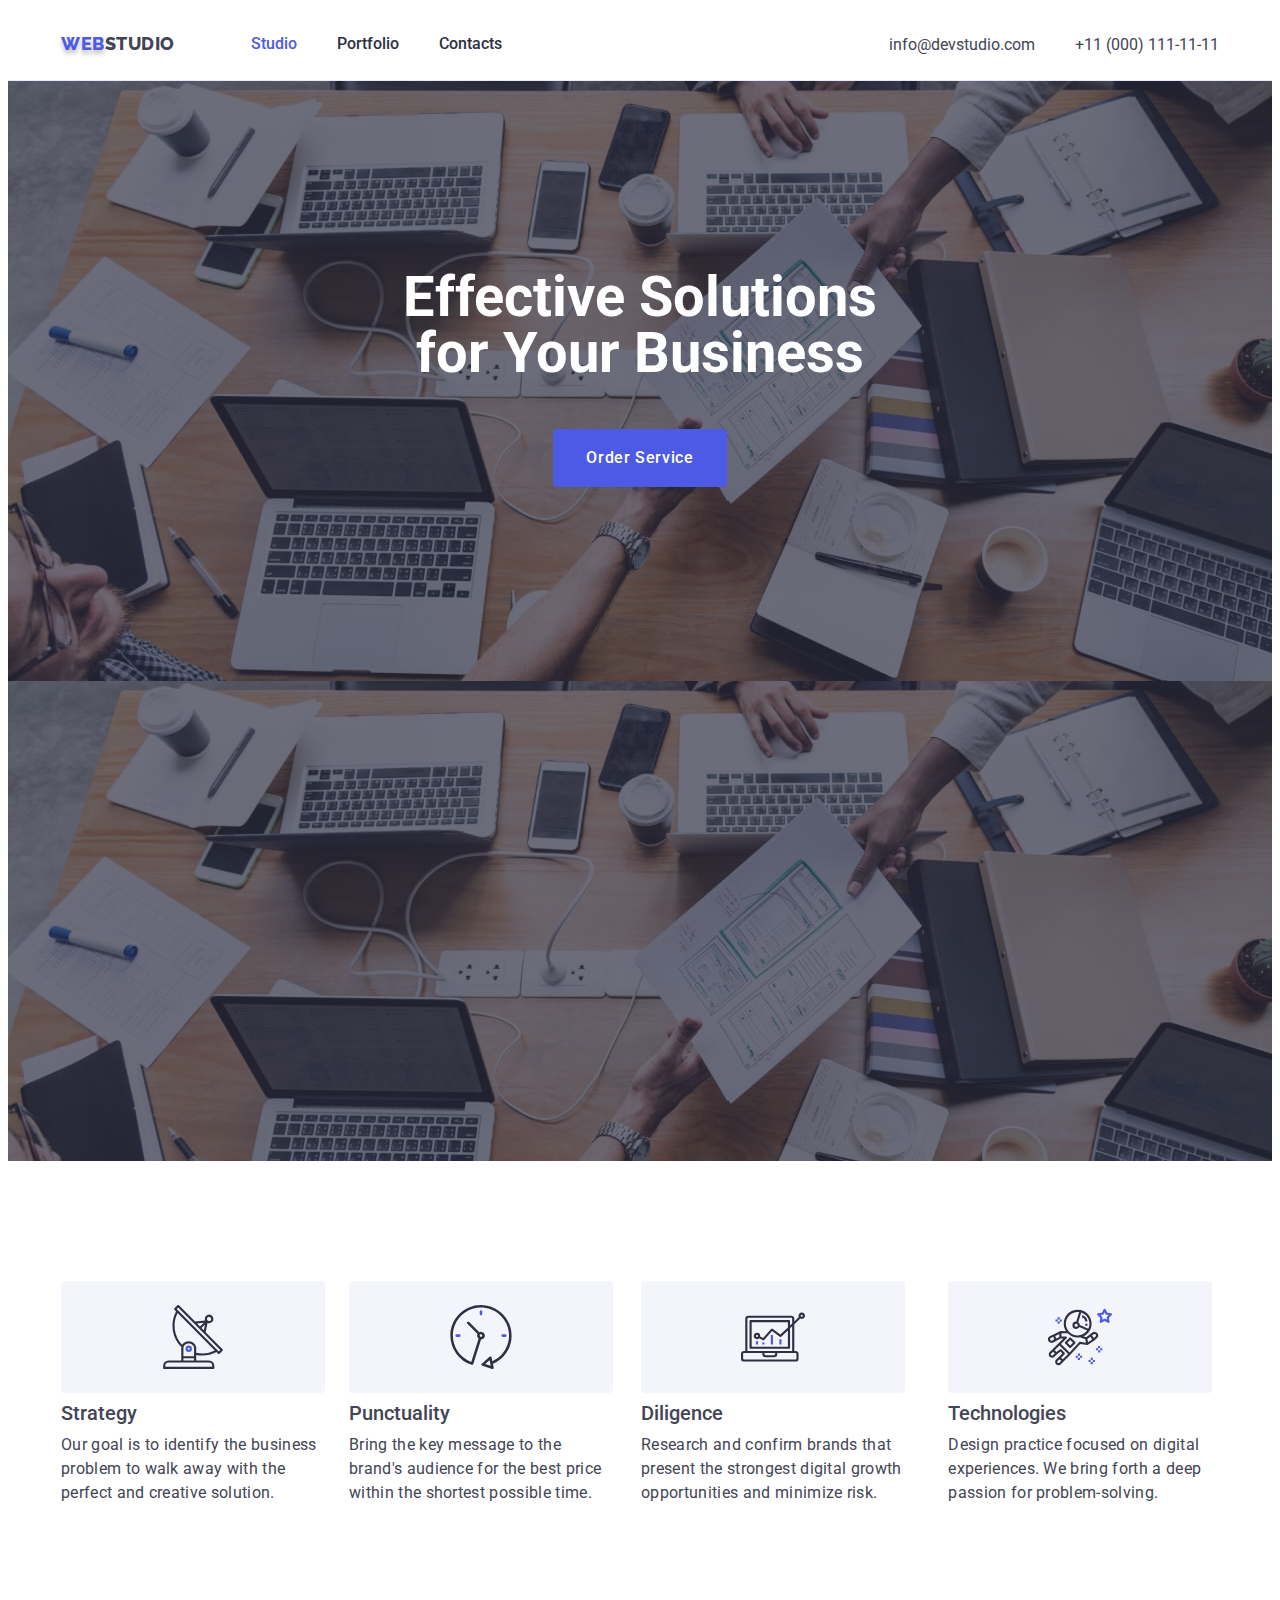
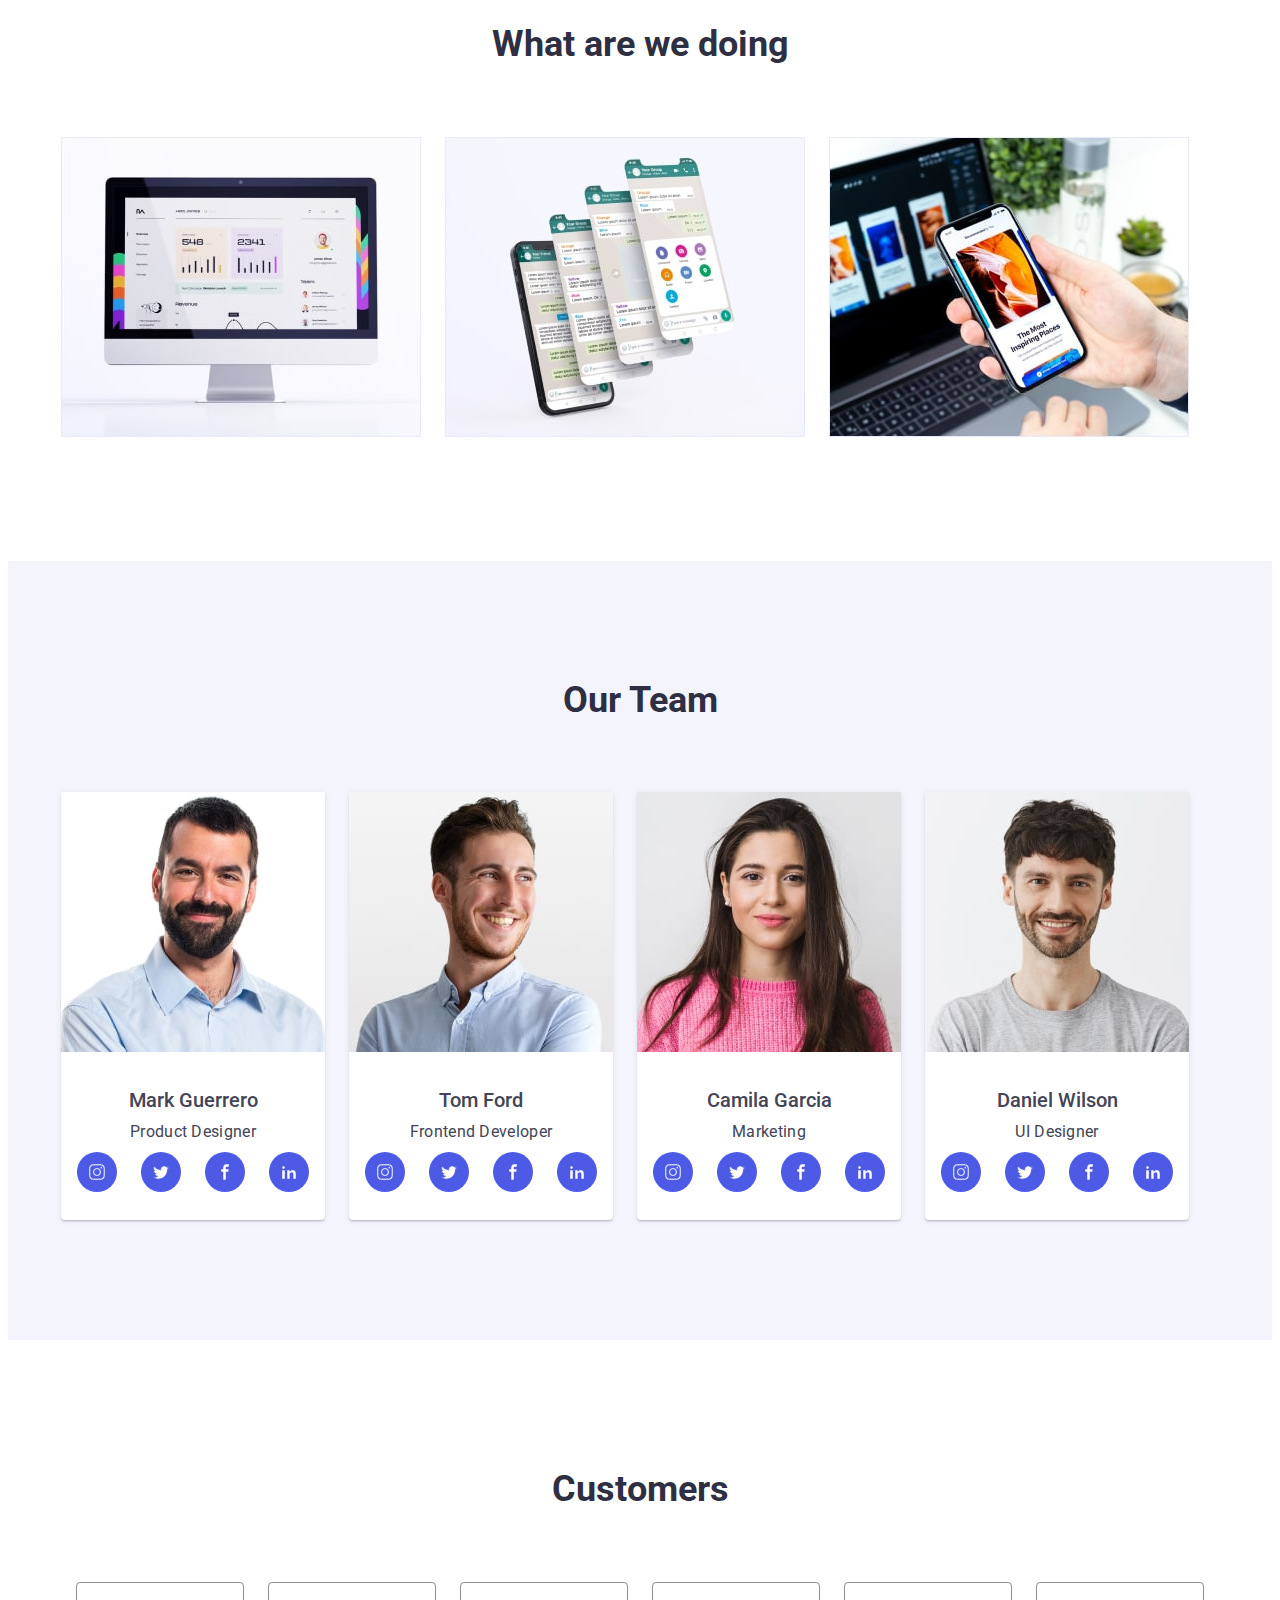
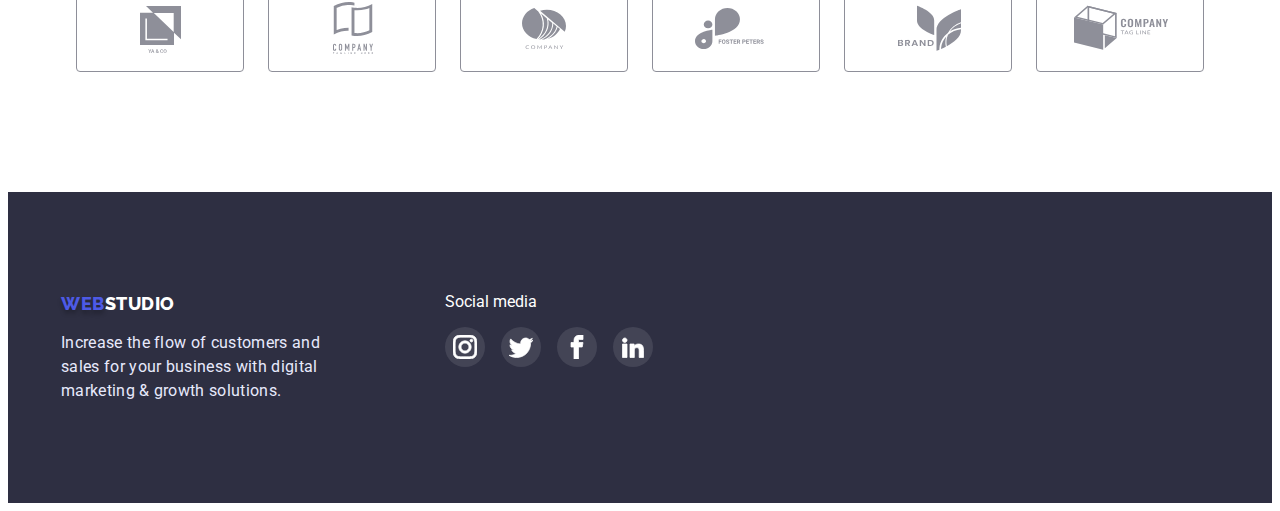
<file: index.html>
<!DOCTYPE html>
<html lang="en">

<head>
    <meta charset="UTF-8">
    <meta http-equiv="X-UA-Compatible" content="IE=edge">
    <meta name="viewport" content="width=device-width, initial-scale=1.0">
    <title>WebStudio</title>
    <link rel="preconnect" href="https://fonts.googleapis.com">
    <link rel="preconnect" href="https://fonts.gstatic.com" crossorigin>
    <link
        href="https://fonts.googleapis.com/css2?family=Montserrat:wght@400;700&family=Raleway:wght@800&family=Roboto:wght@400;500;700;900&display=swap"
        rel="stylesheet">
        <link rel="stylesheet" href="https://cdnjs.cloudflare.com/ajax/libs/modern-normalize/1.1.0/modern-normalize.min.css" integrity="sha512-wpPYUAdjBVSE4KJnH1VR1HeZfpl1ub8YT/NKx4PuQ5NmX2tKuGu6U/JRp5y+Y8XG2tV+wKQpNHVUX03MfMFn9Q==" crossorigin="anonymous" referrerpolicy="no-referrer" />
        <link rel="stylesheet" href="./css/styles.css">
        <link rel="stylesheet" href="/sprite.svg">
    
</head>

<body>
    <!--header -->
    <header>
        <div class="container header">
        
            <a href="./index.html" class="logo"> <span class="logo-web">Web</span>Studio</a>
        <nav>
            <ul class="site-nav">
                <li class="item"> <a href="./index.html" class="nav-pages curent">Studio</a></li>
                <li class="item"> <a href="./portfolio.html" class="nav-pages">Portfolio</a></li>
                <li class="item"> <a href="" class="nav-pages">Contacts</a></li>
            </ul>
        </nav>
        <address class="address-item">
            <ul class="address">
                <li class="item"> <a href="mailto:info@devstudio.com" class="link">info@devstudio.com</a> </li>
                <li class="item"> <a href="tel:+110001111111" class="link">+11 (000) 111-11-11</a> </li>
            </ul>
        </address>
    </div>
    </header>
    <!--main -->
    <main>
        <!--hero-->
        <section class="hero">
            <div class="container">
            <h1 class="hero-title">Effective Solutions for Your Business</h1>
            <button type="button" class="btn btn-hero">Order Service</button>
        </div></section>
        <!--section 1 -->
        <section class="section">
            <div class="container">
            <h2 class="section-title visually-hidden" >specifics</h2>
            <ul class="specifics-list">
                <li class="item strategy">
                    <h3 class="title-small specifics">Strategy</h3>
                    <p class="text">Our goal is to identify the business
                        problem to walk away with the perfect and creative solution.</p>
                </li>
                <li class="item punctuality">
                    <h3 class="title-small specifics">Punctuality</h3>
                    <p class="text">Bring the key message to the brand's audience for the best price within the shortest possible
                        time.</p>
                </li>
                <li class="item diligence">
                    <h3 class="title-small specifics">Diligence</h3>
                    <p class="text">Research and confirm brands that present the strongest digital growth opportunities and minimize
                        risk.</p>
                </li>
                <li class="item technologies">
                    <h3 class="title-small specifics">Technologies</h3>
                    <p class="text">Design practice focused on digital experiences. We bring forth a deep passion for
                        problem-solving.</p>
                </li>
            </ul>
        </div>
        </section>
        <!--section 2 -->
        <section class="section what-doing">
            <div class="container">
            <h2 class="section-title">What are we doing</h2>
            <ul class="we-doing">
                <li class="item"> <img src="./images/img1.jpg" alt="computer" width="360"></li>
                <li class="item"> <img src="./images/img2.jpg" alt="mobil" width="360"></li>
                <li class="item"> <img src="./images/img3.jpg" alt="computer-mobil" width="360"></li>
            </ul>
        </div>
        </section>
        <!-- section 3 Our Team-->
        <section class="section team">
            <div class="container">
            <h2 class="section-title">Our Team</h2>
            <ul class="our-team">
                <li class="item"> <img src="./images/img-team1.jpg" alt="photo Mark Guerrero" width="264">
                   <div class="our-team-text">
                    <h3 class="title-small">Mark Guerrero</h3>
                    <p class="text">Product Designer</p>
                    <ul class="soc-net">
                        <li class="social-link">
                            <a href="http://" class="social">
                                <svg class="icon icon-instagram">
                                    <use href="./sprite.svg#icon-instagram"></use>
                                </svg></a>
                        </li>
                        <li class="social-link">
                            <a href="http://" class="social">
                                <svg class="icon icon-twitter">
                                    <use href="./sprite.svg#icon-twitter"></use>
                                </svg></a>
                        </li>
                        <li class="social-link">
                            <a href="http://" class="social">
                                <svg class="icon icon-facebook">
                                    <use href="./sprite.svg#icon-facebook"></use>
                                </svg></a>
                        </li>
                        <li class="social-link">
                            <a href="http://" class="social">
                                <svg class="icon icon-linkedin2">
                                    <use href="./sprite.svg#icon-linkedin2"></use>
                                </svg></a>
                        </li>
                    </ul>
                    </div>
                </li>
                <li class="item"> <img src="./images/img-team2.jpg" alt="photo Tom Ford" width="264">
                    <div class="our-team-text">
                    <h3 class="title-small">Tom Ford</h3>
                    <p class="text">Frontend Developer</p>
                    <ul class="soc-net">
                        <li class="social-link">
                            <a href="http://" class="social">
                                <svg class="icon icon-instagram">
                                    <use href="./sprite.svg#icon-instagram"></use>
                                </svg></a>
                        </li>
                        <li class="social-link">
                            <a href="http://" class="social">
                                <svg class="icon icon-twitter">
                                    <use href="./sprite.svg#icon-twitter"></use>
                                </svg></a>
                        </li>
                        <li class="social-link">
                            <a href="http://" class="social">
                                <svg class="icon icon-facebook">
                                    <use href="./sprite.svg#icon-facebook"></use>
                                </svg></a>
                        </li>
                        <li class="social-link">
                            <a href="http://" class="social">
                                <svg class="icon icon-linkedin2">
                                    <use href="./sprite.svg#icon-linkedin2"></use>
                                </svg></a>
                        </li>
                    </ul>
                    </div>
                </li>
                <li class="item"> <img src="./images/img-team3.jpg" alt="photo Camila Garcia" width="264">
                    <div class="our-team-text">
                    <h3 class="title-small">Camila Garcia</h3>
                    <p class="text">Marketing</p>
                <ul class="soc-net">
                    <li class="social-link">
                        <a href="http://" class="social">
                            <svg class="icon icon-instagram">
                                <use href="./sprite.svg#icon-instagram"></use>
                            </svg></a>
                    </li>
                    <li class="social-link">
                        <a href="http://" class="social">
                            <svg class="icon icon-twitter">
                                <use href="./sprite.svg#icon-twitter"></use>
                            </svg></a>
                    </li>
                    <li class="social-link">
                        <a href="http://" class="social">
                            <svg class="icon icon-facebook">
                                <use href="./sprite.svg#icon-facebook"></use>
                            </svg></a>
                    </li>
                    <li class="social-link">
                        <a href="http://" class="social">
                            <svg class="icon icon-linkedin2">
                                <use href="./sprite.svg#icon-linkedin2"></use>
                            </svg></a>
                    </li>
                </ul>
                    </div>
                </li>
                <li class="item"> <img src="./images/img-team4.jpg" alt="photo Daniel Wilson" width="264">
                    <div class="our-team-text">
                    <h3 class="title-small">Daniel Wilson</h3>
                    <p class="text">UI Designer</p>
                    <ul class="soc-net">
                        <li class="social-link">
                            <a href="http://" class="social">
                                <svg class="icon icon-instagram">
                                    <use href="./sprite.svg#icon-instagram"></use>
                                </svg></a>
                        </li>
                        <li class="social-link">
                            <a href="http://" class="social">
                                <svg class="icon icon-twitter">
                                    <use href="./sprite.svg#icon-twitter"></use>
                                </svg></a>
                        </li>
                        <li class="social-link">
                            <a href="http://" class="social">
                                <svg class="icon icon-facebook">
                                    <use href="./sprite.svg#icon-facebook"></use>
                                </svg></a>
                        </li>
                        <li class="social-link">
                            <a href="http://" class="social">
                                <svg class="icon icon-linkedin2">
                                    <use href="./sprite.svg#icon-linkedin2"></use>
                                </svg></a>
                        </li>
                    </ul>
                    </div>
                </li>
            </ul>
        </div>
        </section>
        <!-- section 4 Customers-->
        <section class="section-customers">
            <div class="container">
                <h2 class="section-title">Customers</h2>
                <ul class="customers">
                    <li class="customers-link">
                        <a href="http://" class="company">
                            <svg class="icon-company icon-ya-co">
                                <use href="./sprite.svg#icon-ya-co"></use>
                            </svg></a>
                    </li>
                    <li class="customers-link">
                        <a href="http://" class="company">
                            <svg class="icon-company icon-tag-line-here">
                                <use href="./sprite.svg#icon-tag-line-here"></use>
                            </svg></a>
                    </li>
                    <li class="customers-link">
                        <a href="http://" class="company">
                            <svg class="icon-company icon-comp">
                                <use href="./sprite.svg#icon-comp"></use>
                            </svg></a>
                    </li>
                    <li class="customers-link">
                        <a href="http://" class="company">
                            <svg class="icon-company icon-foster">
                                <use href="./sprite.svg#icon-foster"></use>
                            </svg></a> </li>
                    <li class="customers-link">
                        <a href="http://" class="company">
                            <svg class="icon-company icon-brand">
                                <use href="./sprite.svg#icon-brand"></use>
                            </svg></a></li>
                    <li class="customers-link">
                        <a href="http://" class="company">
                            <svg class="icon-company icon-tag-line">
                                <use href="./sprite.svg#icon-tag-line"></use>
                            </svg></a>
                    </li>
                </ul>

            </div>
        </section>
    </main>
    <!--footer -->
    <footer class="footer">
        <div class="container">
            <div class="logo-footer">
        <a href="./index.html" class="logo"> <span class="logo-web">Web</span>Studio</a>
        <p class="text">Increase the flow of customers and sales for your business with digital marketing & growth solutions.</p>
        </div>
        <div class="social-footer">
        <p>Social media</p>
            <ul class="soc-net ft-net">
                <li class="social-link ft">
                    <a href="http://" class="social">
                        <svg class="icon-ft icon-instagram">
                            <use href="./sprite.svg#icon-instagram"></use>
                        </svg></a>
                </li>
                <li class="social-link ft">
                    <a href="http://" class="social">
                        <svg class="icon-ft icon-twitter">
                            <use href="./sprite.svg#icon-twitter"></use>
                        </svg></a>
                </li>
                <li class="social-link ft">
                    <a href="http://" class="social">
                        <svg class="icon-ft icon-facebook">
                            <use href="./sprite.svg#icon-facebook"></use>
                        </svg></a>
                </li>
                <li class="social-link ft">
                    <a href="http://" class="social">
                        <svg class="icon-ft icon-linkedin2">
                            <use href="./sprite.svg#icon-linkedin2"></use>
                        </svg></a>
                </li>
            </ul>
        </div>
    </div>
</footer>
</body>

</html>
</file>
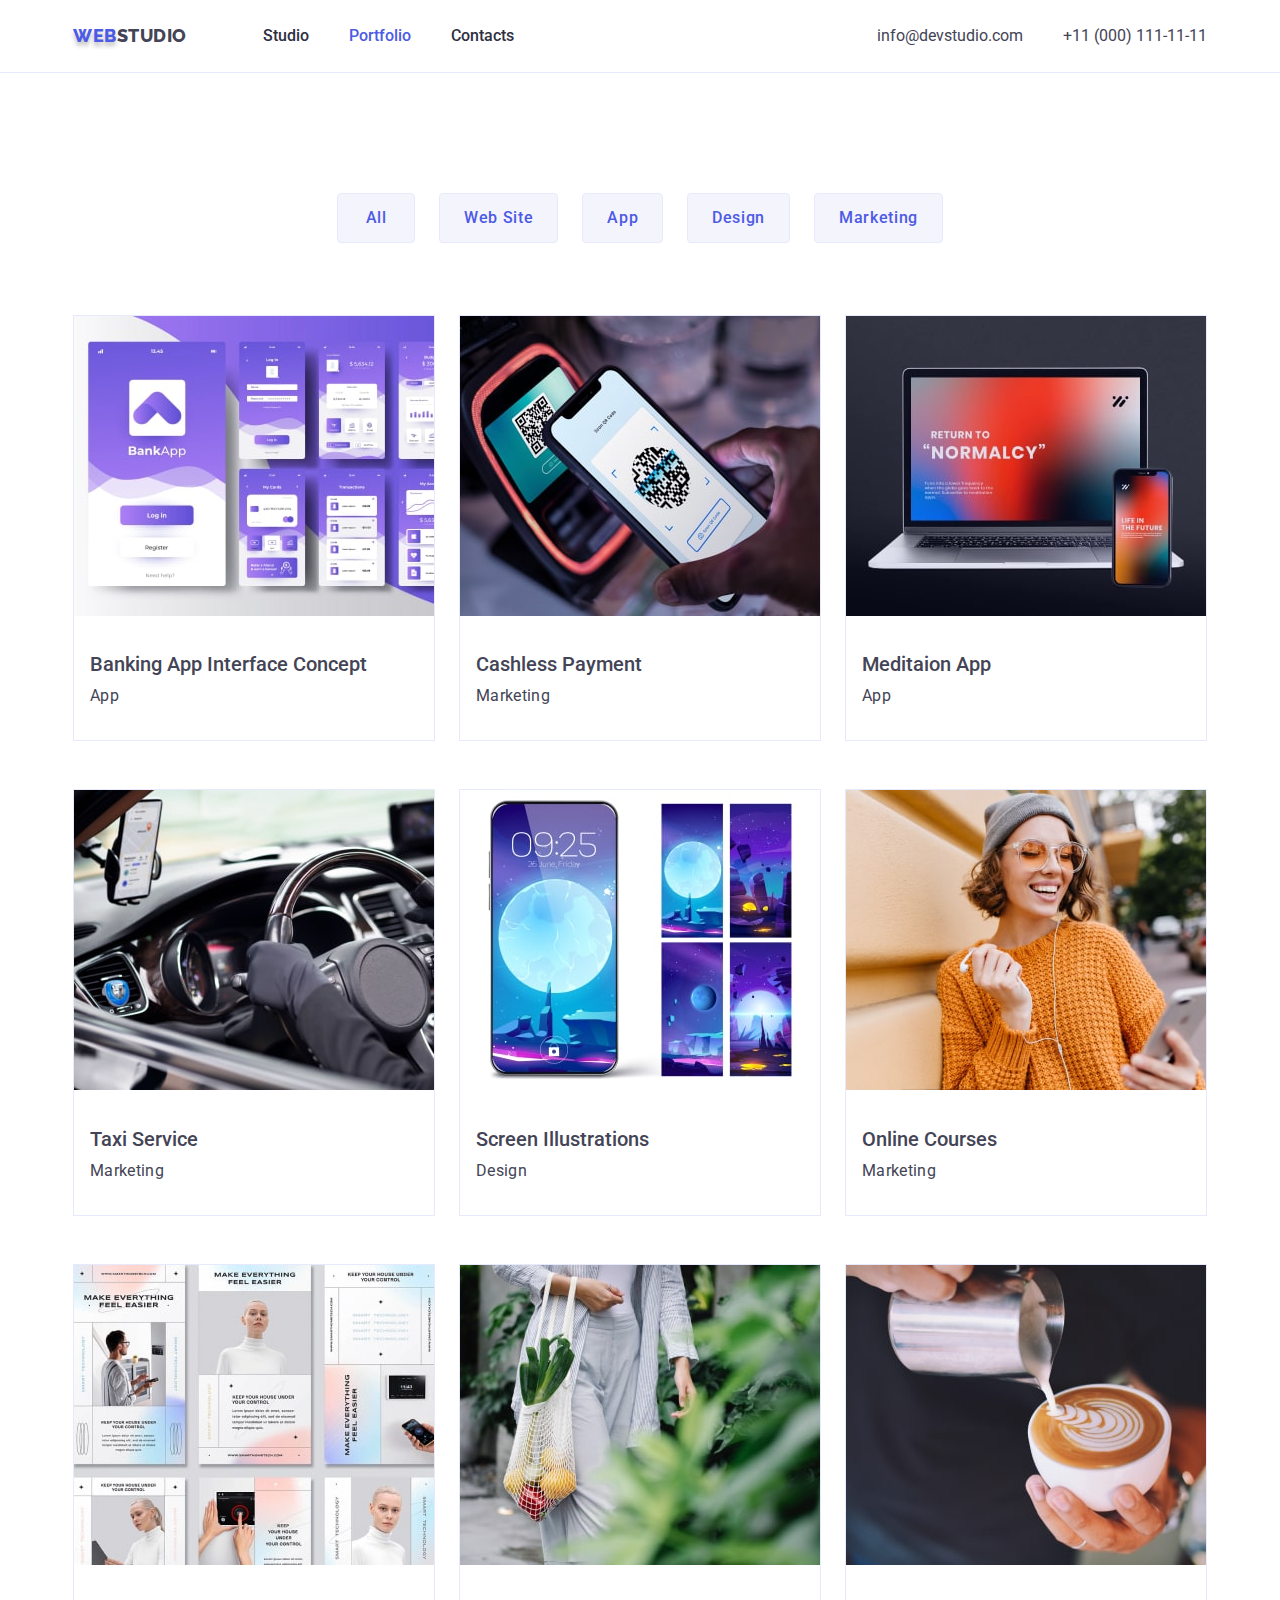
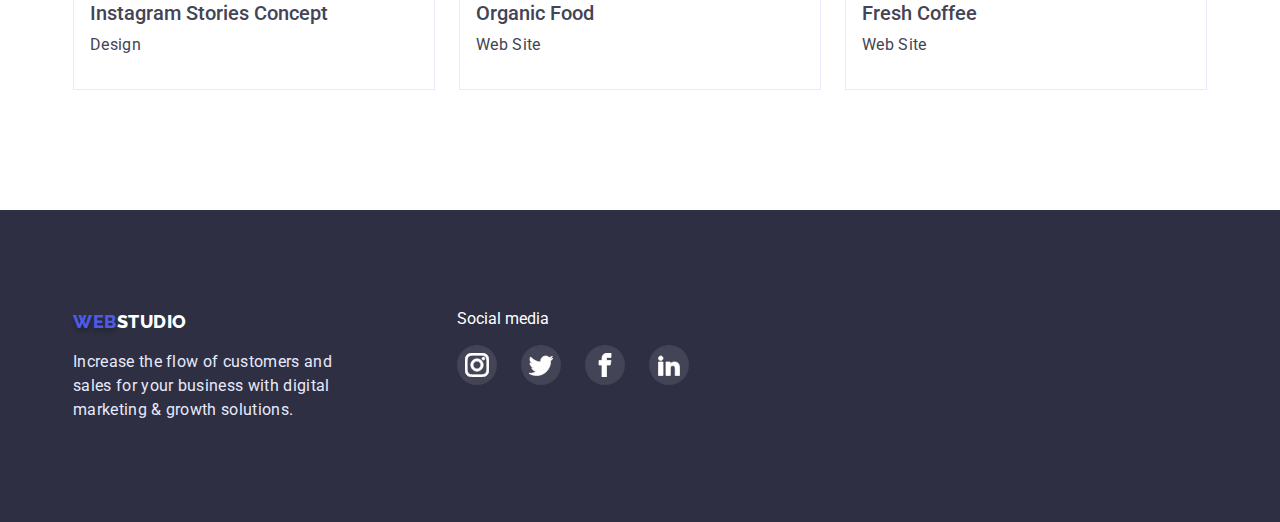
<file: portfolio.html>
<!DOCTYPE html>
<html lang="en">

<head>
    <meta charset="UTF-8">
    <meta http-equiv="X-UA-Compatible" content="IE=edge">
    <meta name="viewport" content="width=device-width, initial-scale=1.0">
    <title>Portfolio</title>
    <link rel="preconnect" href="https://fonts.googleapis.com">
    <link rel="preconnect" href="https://fonts.gstatic.com" crossorigin>
    <link
        href="https://fonts.googleapis.com/css2?family=Montserrat:wght@400;700&family=Raleway:wght@800&family=Roboto:wght@400;500;700;900&display=swap"
        rel="stylesheet">
        <link rel="stylesheet" href="https://cdnjs.cloudflare.com/ajax/libs/modern-normalize/1.1.0/modern-normalize.min.css">
    <link rel="stylesheet" href="./css/styles.css">
</head>

<body>
    <!--header -->
    <header>
        <div class="container header">
        
            <a href="./index.html" class="logo"> <span class="logo-web">Web</span>Studio</a>
        <nav>
            <ul class="site-nav">
                <li class="item"> <a href="./index.html" class="nav-pages">Studio</a></li>
                <li class="item"> <a href="./portfolio.html" class="nav-pages curent">Portfolio</a></li>
                <li class="item"> <a href="" class="nav-pages">Contacts</a></li>
            </ul>
        </nav>
        <address class="address-item">
            <ul class="address">
                <li class="item"> <a href="mailto:info@devstudio.com" class="link">info@devstudio.com</a> </li>
                <li class="item"> <a href="tel:+110001111111" class="link">+11 (000) 111-11-11</a> </li>
            </ul>
        </address>
    </div>
    </header>
    <main>
        
        <!-- section portfolio-->
        <section class="section">
            <div class="container">
            <h1 class="section-title visually-hidden">Project cards</h1>
            <ul class="btn-list">
                <li class="item"> <button class="btn btn-portfolio">All</button></li>
                <li class="item"> <button class="btn btn-portfolio">Web Site</button></li>
                <li class="item"> <button class="btn btn-portfolio">App</button></li>
                <li class="item"> <button class="btn btn-portfolio">Design</button></li>
                <li class="item"> <button class="btn btn-portfolio">Marketing</button></li>
            </ul>
            <ul class="portfolio">
                <li class="item flex"> 
                    <a href="">  
                    <img src="./images/img1port.jpg" alt="banking programs" width="360">
                    <div class="portfolio-text">
                    <h2 class="title-small">Banking App Interface Concept</h2>
                    <p class="text">App</p>
                    </div> </a>
                </li>
                <li class="item flex"> 
                    <a href="">
                    <img src="./images/img2port.jpg" alt="Cashless Payment" width="360">
                    <div class="portfolio-text">
                    <h2 class="title-small">Cashless Payment</h2>
                    <p class="text">Marketing</p>
                    </div></a>
                </li>
                <li class="item flex"> 
                    <a href="">
                    <img src="./images/img3port.jpg" alt="Meditaion" width="360">
                    <div class="portfolio-text">
                    <h2 class="title-small">Meditaion App</h2>
                    <p class="text">App</p>
                    </div></a>
                </li>
                <li class="item flex">
                    <a href="">
                    <img src="./images/img4port.jpg" alt="Taxi" width="360">
                    <div class="portfolio-text">
                    <h2 class="title-small">Taxi Service</h2>
                    <p class="text">Marketing</p>
                    </div></a>
                </li>
                <li class="item flex"> 
                    <a href="">
                    <img src="./images/img5port.jpg" alt="Screen Illustrations" width="360">
                    <div class="portfolio-text">
                    <h2 class="title-small">Screen Illustrations</h2>
                    <p class="text">Design</p>
                    </div></a>
                </li>
                <li class="item flex"> 
                    <a href="">
                    <img src="./images/img6port.jpg" alt="Online Courses" width="360">
                    <div class="portfolio-text">
                    <h2 class="title-small">Online Courses</h2>
                    <p class="text">Marketing</p>
                    </div></a>
                </li>
                <li class="item flex"> 
                    <a href="">
                    <img src="./images/img7port.jpg" alt="Instagram Stories" width="360">
                    <div class="portfolio-text">
                    <h2 class="title-small">Instagram Stories Concept</h2>
                    <p class="text">Design</p>
                    </div></a>
                </li>
                <li class="item flex">
                    <a href="">
                    <img src="./images/img8port.jpg" alt="Organic Food" width="360">
                    <div class="portfolio-text">
                    <h2 class="title-small">Organic Food</h2>
                    <p class="text">Web Site</p>
                    </div></a>
                </li>
                <li class="item flex"> 
                    <a href="">
                    <img src="./images/img9port.jpg" alt="Fresh Coffee" width="360">
                    <div class="portfolio-text">
                    <h2 class="title-small">Fresh Coffee</h2>
                    <p class="text">Web Site</p>
                    </div></a>
                </li>
            </ul>
        </div>
        </section>

    </main>
    <!--footer -->
    <footer class="footer">
        <div class="container">
            <div class="logo-footer">
                <a href="./index.html" class="logo"> <span class="logo-web">Web</span>Studio</a>
                <p class="text">Increase the flow of customers and sales for your business with digital marketing & growth
                    solutions.</p>
            </div>
            <div class="social-footer">
                <p>Social media</p>
                <ul class="soc-net">
                    <li class="social-link ft">
                        <a href="http://" class="social">
                            <svg class="icon-ft icon-instagram">
                                <use href="./sprite.svg#icon-instagram"></use>
                            </svg></a>
                    </li>
                    <li class="social-link ft">
                        <a href="http://" class="social">
                            <svg class="icon-ft icon-twitter">
                                <use href="./sprite.svg#icon-twitter"></use>
                            </svg></a>
                    </li>
                    <li class="social-link ft">
                        <a href="http://" class="social">
                            <svg class="icon-ft icon-facebook">
                                <use href="./sprite.svg#icon-facebook"></use>
                            </svg></a>
                    </li>
                    <li class="social-link ft">
                        <a href="http://" class="social">
                            <svg class="icon-ft icon-linkedin2">
                                <use href="./sprite.svg#icon-linkedin2"></use>
                            </svg></a>
                    </li>
                </ul>
            </div>
        </div>
    </footer>
</body>

</html>
</file>
<file: css/styles.css>
:root {
    --text-color: #434455;
    --title-color: #2E2F42;
    --accent-color: #4D5AE5;
    --btn-color: #E7E9FC;
    --bac-secondary-color: #F4F4FD;
}

a {font-style: normal;
    text-decoration: none;
    color: currentColor;
}

body {
    background-color: #ffffff;
    color: var(--text-color);
    font-family: 'Roboto', sans-serif;
    font-size: 16px;
}

ul {
    list-style: none;
    padding: 0;
    margin: 0;
}

/* logo webstudio */
.logo {
    color: var(--text-color);
    text-decoration: none;
    text-transform: uppercase;
    font-family: 'Raleway', sans-serif;
    font-style: normal;
    font-weight: 800;
    font-size: 18px;
    line-height: 1.3;
    letter-spacing: 0.03em;
    text-transform: uppercase;
}

.logo:hover {
    color: var(--accent-color);
}

.logo-web {
    color: var(--accent-color);
    text-shadow: 0px 4px 4px rgba(0, 0, 0, 0.25);
}

/* nav */
.nav-pages {
    display: block;
        padding-top: 24px;
        padding-bottom: 24px;

    color: var(--title-color);

    text-decoration: none;
    font-weight: 500;
    font-size: 16px;
    line-height: 1.5;
}

.nav-pages:hover,
.nav-pages:focus {
    color: var(--accent-color);
}

.nav-pages.curent {
    color: var(--accent-color);
}

/* address */
.link {
    color: var(--text-color);
    font-style: normal;
    text-decoration: none;
    padding-top: 24px;
        padding-bottom: 24px;
}

.link:hover,
.link:focus {
    color: var(--accent-color);
}


/* hero */
.hero {
    background-color: var(--title-color);
    text-align: center;
   padding-top: 188px;
   padding-bottom: 292px;
   height: 600px;
   max-width: 1600px;
   background-image: linear-gradient(to right, rgba(46, 47, 66, 0.7), rgba(46, 47, 66, 0.7)),
    url(../images/hero-images.jpg); 
   margin-left: auto;
   margin-right: auto;
}
.hero-title {
    width: 494px;
    color: #ffffff;
    font-weight: 700;
    font-size: 56px;
    line-height: 1;
    margin: 0 auto;
   
}

/* buttons */
.btn {
    background-color: var(--accent-color);
    color: #ffffff;
    cursor: pointer;
        font-family: 'Roboto', sans-serif;
        font-weight: 500;
        font-size: 16px;
        line-height: 1.5;
        letter-spacing: 0.04em;
         border-radius: 4px;
         border: 1px solid transparent;
}

.btn-hero {
    padding: 16px 32px;
    min-width: 169px;
    text-align: center;
    margin-top: 48px;
    
}
    

.btn-portfolio {
    background-color: #F4F4FD;;
    color: var(--accent-color);
    padding: 12px 24px;
    min-width: 78px;
    text-align: center;
    border-color: var(--btn-color);
    border: 1px solid #E7E9FC;
}

.btn.btn-portfolio:hover,
.btn.btn-portfolio:focus {
    box-shadow: 0px 3px 1px rgba(0, 0, 0, 0.1), 0px 2px 1px rgba(0, 0, 0, 0.08), 0px 2px 2px rgba(0, 0, 0, 0.12);
    background-color: var(--accent-color);
    color: #ffffff;
}

/* section */

.portfolio-link {
    font-style: normal;
    text-decoration: none;
}

.section {
    color: var(--text-color);
    padding-bottom: 120px;
    padding-top: 120px;

}
.section.what-doing {
    padding-top: 0;
}

.section.team {
    background-color: var(--bac-secondary-color);
    padding-top: 120px;
}

.our-team .item {
    box-shadow: 0px 1px 6px rgba(46, 47, 66, 0.08), 0px 1px 1px rgba(46, 47, 66, 0.16), 0px 2px 1px rgba(46, 47, 66, 0.08);
    border-radius: 0px 0px 4px 4px;
}
.section-title {
    color: var(--title-color);
    font-weight: 700;
    font-size: 36px;
    line-height: 1.1;
    text-align: center;
    margin-top: 0;
    margin-bottom: 72px;
       
}

.section-customers {
    padding-top: 130px;
    padding-bottom: 120px;
}


.title-small {
    font-weight: 500;
    font-size: 20px;
    line-height: 1.2;
    margin-top: 0;
    margin-bottom: 8px;
}
.title-small.specifics {
    padding-top: 0;
    margin-top: 8px;
}
.text {
    margin: 0;
    letter-spacing: 0.02em;
    line-height: 24px;
    
}
.our-team-text {
padding-top: 32px;
padding-bottom: 32px;

}
.portfolio-text {
    padding-top: 32px;
    padding-bottom: 32px;
    padding-left: 16px;
}

.portfolio .title-small {
    padding-left:
}

/* title invisible */
.visually-hidden {
    position: absolute;
    white-space: nowrap;
    width: 1px;
    height: 1px;
    overflow: hidden;
    border: 0;
    padding: 0;
    clip: rect(0 0 0 0);
    clip-path: inset(50%);
    margin: -1px;
}

/* footer */
.footer {
    background-color: var(--title-color);
    color: #ffffff;
    padding: 100px 0;
}

.footer .container {
display: flex;
gap: 120px;
}
.footer .logo {
    color: #ffffff;
}
.footer .text {
    color: var(--btn-color);
    margin-top: 16px;
}

.logo-footer {
    width: 264px;
    
}
.social-footer p {
  margin-top: 0;
}

/* blok */
.container {
    width: 1158px;
    padding-left: 12px;
    padding-right: 12px;
    margin-left: auto;
    margin-right: auto;
}
header {
    border-bottom: 1px solid #E7E9FC;
}

.btn-list {
    display: flex;
    margin-bottom: 72px;
    justify-content: center;
}
.btn-list .item+.item {
    margin-left: 24px;
}
/* flex */

.header {
    display: flex;
    align-items: center;
}
.site-nav {
    display: flex;
    margin-left: 76px;
}
.site-nav .item {
    display: block;
   
}
.site-nav .item:not(:last-child) {
margin-right: 40px;
}

.address {
    display: flex;
    
}
.address .item + .item {
    margin-left: 40px;
}
.address-item {
    margin-left: auto;
}
.specifics-list {
    display: flex;

}

.specifics-list .item +.item {
    margin-left: 24px;
}

.we-doing {
    display: flex;
}
.we-doing .item +.item {
    margin-left: 24px;
}
.our-team {
    display: flex;
    }

.our-team .item {
    width: 264px;
    height: 428px;
    background-color: #ffffff;
   text-align: center; 

}

.our-team .item +.item {
    margin-left: 24px;
}

.portfolio {
    display: flex;
    flex-wrap: wrap;
    
}

.portfolio .item {
    width: 362px;
    margin-right: 24px;
    margin-bottom: 48px;
    border: 1px solid #E7E9FC;
}

.portfolio .item.flex:nth-child(3n) {
    margin-right: 0;
}
.portfolio .item.flex:nth-last-child(-n + 3) {
    margin-bottom: 0;
}

.item.flex:hover,
.item.flex:focus
 {
    box-shadow: 0px 1px 6px rgba(46, 47, 66, 0.08); 
    cursor: pointer;
}



/* псевдоелементи */

.specifics-list .item::before {
display: block;
    content: '';
    width: 264px;
    height: 112px;
    border-radius: 4px;
    background-color: #F4F4FD;
    background-size: contain;
    background-repeat: no-repeat;
    background-position: 50% 50%;
    background-size: 64px;
}

.strategy::before {
   background-image: url(../images/antenna1.svg);
}

.punctuality::before {
    background-image: url(../images/clock.svg);   
}

.diligence::before {
        background-image: url(../images/diagram.svg);
}

.technologies::before {
        background-image: url(../images/astronaut.svg);
        
}
/* sprite svg */
.soc-net {
    display: flex; 
        content: '';
        gap: 24px;
        margin: 8px auto 0 auto;
        width: 232px;
}
.social-link {
    display: block;
    width: 40px;
        height: 40px;
        background-color: #4D5AE5;
        border-radius: 50%;
}

.social-link:hover
{
    background-color: #404BBF;
    border-radius: 50%;
}
.ft-net {
    gap: 16px;
}

.ft {
    background-color: #434455;

}

.social-link.ft:hover,
.social-link.ft .social:focus {
    background-color: #31D0AA;
    border-radius: 50%;
    fill: #31D0AA;
}


.social {
    display: flex;
        content: '';
        width: 100%;
        height: 100%;
    justify-content: center;
    align-items: center;

}

.social:focus {
    background-color: #404BBF;
    border-radius: 50%;
}
.icon {
    display: block;
            width: 16px;
            height: 16px;
            stroke-width: 1px;
            stroke: #4D5AE5;
            fill: white;

}


.icon-ft {
    width: 24px;
        height: 24px;
        stroke-width: 1px;
        stroke: white;
        fill: white;
}


.customers {
    display: flex;
        content: '';
        gap: 24px;
        margin: 0 auto;
        width: 1128px;
}

.customers-link {
    display: block;
        width: 168px;
        height: 88px;
        border: 1px solid #8E8F99;
        border-radius: 4px;
}
 
.customers-link:hover
 {
    border: 1px solid var(--accent-color);
}
 
.company {
    display: flex;
        content: '';
        width: 100%;
        height: 100%;
        justify-content: center;
        align-items: center;
}


.icon-company {
    display: block;
        width: 104px;
        height: 56px;
        fill: #8E8F99;
    
}


.company:focus .icon-company,
.company:hover .icon-company {
    fill: var(--accent-color);
    
}
</file>
